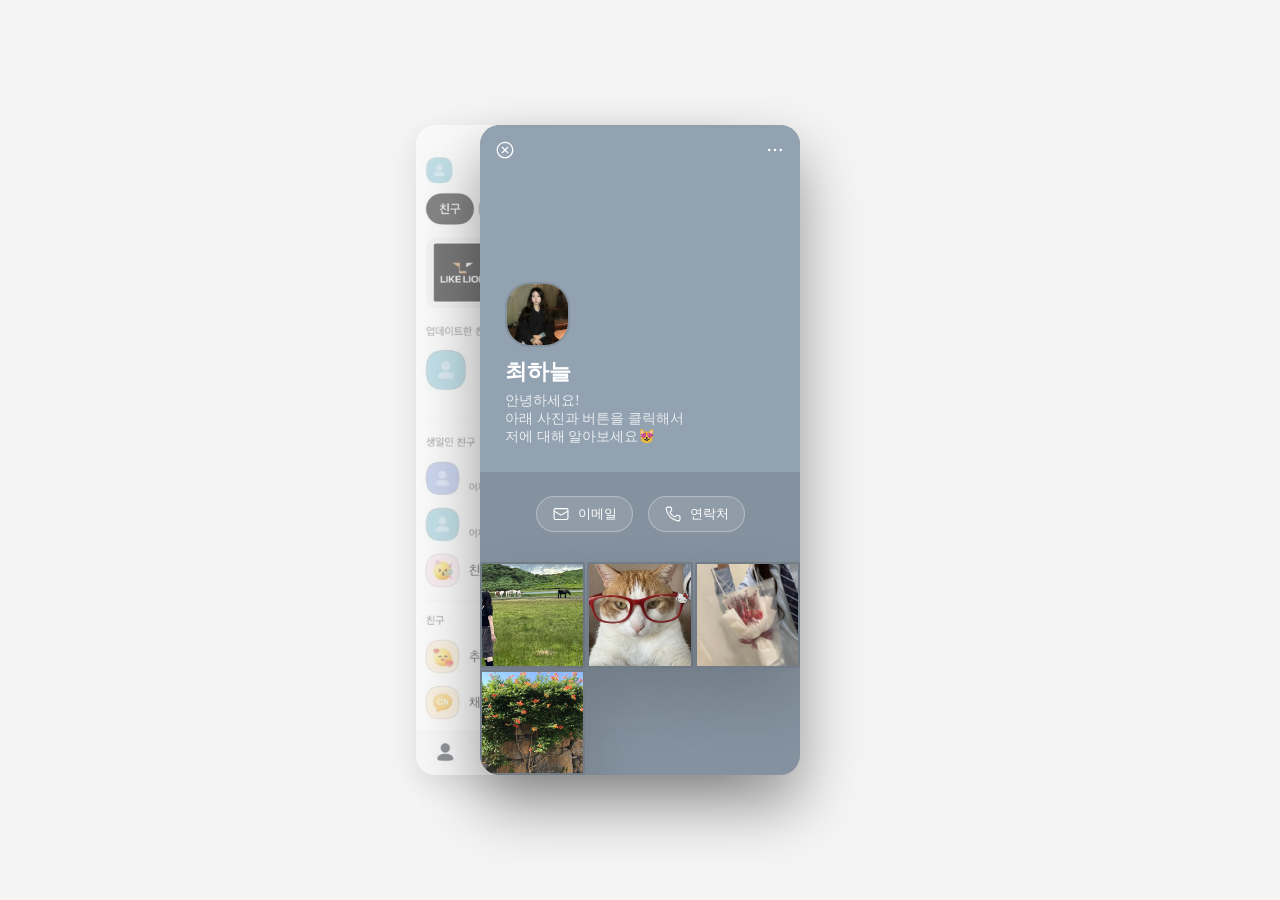
<file: index.html>
<!doctype html>
<html lang="en">
  <head>
    <meta charset="UTF-8" />
    <meta name="viewport" content="width=device-width, initial-scale=1.0" />
    <title>최하늘</title>
    <link rel="stylesheet" href="style.css" />
  </head>
  <body>
    <div class="background-window">
      <img src="friend__list.jpg" />
    </div>
    <div class="card">
      <div class="top-bar">
        <img src="close-circle.svg" class="top-icon" alt="닫기" />
        <img src="more-horizontal.svg" class="top-icon" alt="메뉴" />
      </div>

      <div class="profile-bg"></div>

      <div class="profile-section">
        <img src="haneul.jpg" class="profile-img" alt="프로필 사진" />
        <div class="profile-text">
          <h2 class="profile-name">최하늘</h2>
          <p class="profile-intro">
            안녕하세요!<br />아래 사진과 버튼을 클릭해서<br />저에 대해
            알아보세요😻
          </p>
        </div>
      </div>

      <input type="checkbox" id="email-toggle" class="notice-check" />
      <label for="email-toggle" class="kakao-notice email-box">
        <img src="kakao_icon.png" class="notice-icon" alt="카톡" />
        <div class="notice-text">
          <p class="notice-sender">카카오톡 (이메일)</p>
          <p class="notice-msg">📧 chn384012@naver.com</p>
        </div>
      </label>

      <input type="checkbox" id="phone-toggle" class="notice-check" />
      <label for="phone-toggle" class="kakao-notice phone-box">
        <img src="kakao_icon.png" class="notice-icon" alt="카톡" />
        <div class="notice-text">
          <p class="notice-sender">카카오톡 (연락처)</p>
          <p class="notice-msg">📞 010-8779-3840</p>
        </div>
      </label>

      <div class="profile-actions">
        <label for="email-toggle" class="action-item">
          <img src="email.svg" alt="이메일" />
          <span>이메일</span>
        </label>

        <label for="phone-toggle" class="action-item">
          <img src="phone.svg" alt="통화" />
          <span>연락처</span>
        </label>
      </div>

      <div class="feed-container">
        <div class="feed-item">
          <input type="checkbox" id="modal-about" class="modal-check" />
          <label for="modal-about">
            <img src="photo1.jpg" alt="About Me" />
            <div class="overlay">About Me</div>
          </label>
          <div class="modal-content">
            <div class="modal-box">
              <h3>About Me 🦁</h3>
              <p>
                저는 AI빅데이터융합경영학과<br />24학번 05년생 최하늘입니다!
                <br />
                인친 블친 모두 환영해요~!
              </p>
              <div class="social-links">
                <a href="https://instagram.com/havveure_" target="_blank"
                  ><img src="instagram.png" class="icon"
                /></a>
                <a href="https://github.com/chn384012" target="_blank"
                  ><img src="github.png" class="icon"
                /></a>
                <a href="https://blog.naver.com/everillow" target="_blank"
                  ><img src="blog.png" class="icon"
                /></a>
              </div>
              <label for="modal-about" class="close-btn">닫기</label>
            </div>
          </div>
        </div>

        <div class="feed-item">
          <input type="checkbox" id="modal-fav" class="modal-check" />
          <label for="modal-fav">
            <img src="photo2.jpg" alt="Favorite" />
            <div class="overlay">Favorite</div>
          </label>
          <div class="modal-content">
            <div class="modal-box">
              <h3>Favorite</h3>
              <p>
                -취미: 밴드 음악 듣기, 공연 보기 <br />좋아하는 것: 귀여운 거
                <br />싫어하는 거: 벌레, 맛없는 음식 <br />
                <br />*tmi: 클릭한 고양이 사진은<br />제가 키우는 고양이고,
                <br />이름은 몽이랍니다!
              </p>
              <label for="modal-fav" class="close-btn">닫기</label>
            </div>
          </div>
        </div>

        <div class="feed-item">
          <input type="checkbox" id="modal-play" class="modal-check" />
          <label for="modal-play">
            <img src="photo4.jpg" alt="Playlist" />
            <div class="overlay">Playlist</div>
          </label>
          <div class="modal-content">
            <div class="modal-box">
              <h3>Playlist🎧</h3>
              <p>봄에 듣기 좋은 노래들 추천합니다🌸</p>

              <a
                href="https://music.apple.com/kr/playlist/b/pl.u-oZyl32WCR4VN2ey"
                target="_blank"
                title="애플뮤직에서 듣기"
              >
                <img
                  src="myplaylist.jpg"
                  class="full-playlist-img"
                  alt="플레이리스트 사진"
                />
              </a>

              <p style="font-size: 12px; color: #888; margin-top: 10px">
                이미지를 클릭하면 애플뮤직으로 이동합니다.<br />더 많은 곡들이
                궁금하시다면 클릭!!
              </p>
              <label for="modal-play" class="close-btn">닫기</label>
            </div>
          </div>
        </div>

        <div class="feed-item">
          <input type="checkbox" id="modal-album" class="modal-check" />
          <label for="modal-album">
            <img src="photo3.jpg" alt="My Album" />
            <div class="overlay">Album</div>
          </label>

          <div class="modal-content">
            <div class="modal-box album-modal">
              <h3>My Photo Album 🖼️</h3>
              <p>필름 카메라로 직접 찍은 사진들입니다📷</p>

              <div class="album-grid">
                <img src="my_pic1.jpg" alt="사진1" />
                <img src="my_pic2.jpg" alt="사진2" />
                <img src="my_pic3.jpg" alt="사진3" />
                <img src="my_pic4.jpg" alt="사진4" />
              </div>

              <label for="modal-album" class="close-btn">닫기</label>
            </div>
          </div>
        </div>
      </div>
    </div>
  </body>
</html>
</file>
<file: style.css>
body {
  background-color: #f4f4f4;
  display: flex;
  justify-content: center;
  padding: 0;
  margin: 0;
  /* 밑은 친구추가 배경 설정 */
  align-items: center;
  min-height: 100vh;
  overflow: hidden; /* 창들이 화면 밖으로 나가도 스크롤 안 생기게 */
  position: relative; /* 자식 요소들의 절대 위치 기준점 */
}

/* 모든 요소의 기본 여백을 미리 다 0으로 만들고 시작 */
* {
  margin: 0;
  padding: 0;
  box-sizing: border-box;
}

.card {
  width: 320px;
  height: 650px;
  background-color: #84919e;
  margin: 0;
  border-radius: 20px;
  overflow: hidden; /* 밖으로 나가는 내용 잘라내기 */
  display: flex;
  flex-direction: column; /* 세로로 나열 */
  position: relative;
  box-shadow: 0 30px 60px rgba(0, 0, 0, 0.4); /* 입체감 */

  /* 겹침 순서 */
  z-index: 2; /* 뒤쪽 창(z-index: 1)보다 높은 숫자를 줘서 앞으로 가져오는 코드 */
}

/* 카드 뒤 친구 목록 창 스타일 */
.background-window {
  width: 320px;
  height: 650px;
  border-radius: 20px;
  background-color: white;
  position: absolute;
  top: 50%;
  left: 50%;
  transform: translate(-70%, -50%) rotate(0deg); /* 기울임 정도 */
  filter: blur(0px) brightness(0.5px); /* 흐림 정도 */
  opacity: 0.5; /* 투명도 */
  z-index: 1; /* 카드보다 뒤로 보냄 */
  overflow: hidden;
  box-shadow: 0 10px 30px rgba(0, 0, 0, 0.2);
}

.background-window img {
  width: 100%;
  height: 100%;
  object-fit: cover;
}

/* 상단 아이콘 바 */
.top-bar {
  position: absolute; /* 카드 내부에서 자유롭게 배치 */
  top: 15px;
  left: 0;
  width: 100%;
  display: flex;
  justify-content: space-between; /* 양 끝으로 배치 */
  padding: 0 15px;
  box-sizing: border-box;
  z-index: 20; /* 배경보다 위에 표시 */
}

.top-icon {
  width: 20px;
  height: 20px;
  filter: brightness(0) invert(1); /* 검정색 아이콘을 흰색으로 바꾸는 코드 */
}

/* 프로필 */
.profile-bg {
  width: 100%;
  height: 500px;
  background-color: #92a2b1;
  background-size: cover;
  background-position: center;
}

.profile-section {
  display: flex;
  flex-direction: column;
  align-items: flex-start;
  margin-top: -190px;
  padding: 0 25px 20px 25px;
}

.profile-img {
  width: 65px;
  height: 65px;
  border-radius: 25px;
  border: 2px solid #84919e;
  object-fit: cover;
}

.profile-text {
  text-align: left; /* 텍스트 왼쪽 정렬 */
  color: white;
  margin-top: 10px;
}

.profile-name {
  font-size: 22px;
  margin: 0;
}

.profile-intro {
  font-size: 14px;
  margin-top: 5px;
  opacity: 0.8;
}

.profile-actions {
  display: flex;
  justify-content: center; /* 버튼 가로로 나열 */
  gap: 15px; /* 이메일 버튼이랑 연락처 버튼  간격 */
  width: 100%;
  margin: 30px 0;
}

/* 이메일, 전번 알림창 스타일 */
.kakao-notice {
  position: absolute;
  top: -80px;
  left: 15px;
  right: 15px;
  height: 65px;
  background-color: white;
  border-radius: 18px;
  display: flex;
  align-items: center;
  padding: 0 15px;
  box-shadow: 0 5px 15px rgba(0, 0, 0, 0.1);
  z-index: 9999;
  transition: all 0.4s cubic-bezier(0.175, 0.885, 0.32, 1.275);
  cursor: pointer;
  overflow: hidden;
}

/* 알림창이 각각의 체크박스에 반응 */
#email-toggle:checked ~ .email-box {
  top: 15px;
}

#phone-toggle:checked ~ .phone-box {
  top: 15px;
}

/* 체크박스 숨기기 */
.notice-check {
  display: none;
}

.notice-icon {
  width: 30px;
  height: 30px;
  min-width: 30px;
  object-fit: contain; /* 이미지 비율 유지 */
  margin-right: 12px;
  border-radius: 8px;
}

/* 알림창 텍스트 중앙 정렬 확인 */
.notice-text {
  display: flex;
  flex-direction: column;
  justify-content: center;
}
/* 알림창 내부 텍스트 스타일 */
.notice-sender {
  font-size: 12px;
  font-weight: bold;
  margin: 0;
  color: #333;
}

.notice-msg {
  font-size: 12px;
  margin: 2px 0 0 0;
  color: #666;
}

.action-item {
  display: flex;
  flex-direction: row; /* 가로 정렬 */
  align-items: center; /* 아이콘과 글자 높이 맞춤 */
  justify-content: center;

  background-color: rgba(255, 255, 255, 0.1);
  padding: 8px 15px; /* 버튼 안쪽 여백 */
  border-radius: 20px;
  border: 0.5px solid rgba(255, 255, 255, 0.3); /* 연한 테두리 */

  color: white;
  cursor: pointer;
  transition: 0.2s;
}

.action-item:hover {
  background-color: rgba(255, 255, 255, 0.2); /* 마우스 올리면 더 밝게 */
}

.action-item img {
  width: 18px;
  height: 18px;
  margin-right: 8px; /* 아이콘과 글자 사이 오른쪽 간격 */
  filter: brightness(0) invert(1);
}

.action-item span {
  font-size: 13px;
  font-weight: 500;
}

/* 피드 */
.feed-container {
  display: flex;
  flex-wrap: wrap; /* 자리가 부족하면 아랫줄로 */
  gap: 2px; /* 사진 사이 간격 */
  width: 100%;
  background-color: transparent; /* 카드 배경색이 보이게 함 */
  padding: 0;
}

/* 각 사진 아이템 크기 (3개씩 한 줄) */
.feed-item {
  width: calc((100% - 4px) / 3); /* (전체 너비 - 간격) / 3등분 */
  aspect-ratio: 1 / 1;
  position: relative;
  overflow: hidden;
  cursor: pointer;
  border-radius: 2px;
  border: 2px solid #737d88;
  box-shadow: 0 30px 60px rgba(0, 0, 0, 0.15);
}

/* 피드 오버레이 설정 */
.overlay {
  position: absolute;
  top: 0;
  left: 0;
  width: 100%;
  height: 100%;
  background: rgba(0, 0, 0, 0.5);
  color: white;
  display: flex;
  justify-content: center;
  align-items: center;
  opacity: 0; /* 평소엔 숨김 */
  transition: opacity 0.3s;
  pointer-events: none; /* 오버레이가 클릭을 방해하지 않게 함 */
}

/* 마우스가 사진 위에 있을 때만 오버레이를 보여줌 */
.feed-item:hover .overlay {
  opacity: 1;
}

/* 피드 이미지 크기 고정 */
.feed-item img {
  width: 100%;
  height: 100%;
  object-fit: cover;
}

/* 피드 클릭 시 팝업 창 */
.modal-check {
  display: none;
}
.modal-content {
  display: none;
  position: fixed;
  top: 0;
  left: 0;
  width: 100%;
  height: 100%;
  background: rgba(0, 0, 0, 0.8);
  z-index: 1000;
  justify-content: center;
  align-items: center;
}
.modal-check:checked ~ .modal-content {
  display: flex;
}

.modal-box {
  background: white;
  padding: 30px;
  border-radius: 20px;
  width: 300px;
  text-align: center;
  color: #333;
  box-sizing: border-box; /* 패딩이 박스 크기에 영향을 주지 않게 함 */
}
.modal-box p {
  font-size: 14px;
  line-height: 1.5;
  word-break: keep-all;
  margin: 10px 0;
}

/* 아이콘 스타일(인스타, 깃허브, 블로그) */
.social-links {
  display: flex;
  justify-content: center;
  gap: 15px;
  margin: 20px 0;
}
.icon {
  width: 35px !important;
  height: 35px !important;
  object-fit: contain; /* 비율 유지 */
  padding: 2px;
  box-sizing: border-box;
  transition: 0.2s;
}
.icon:hover {
  transform: scale(1.1);
}
.close-btn {
  cursor: pointer;
  color: #999;
  font-size: 14px;
  text-decoration: underline;
}

/* 팝업창 내부 플레이리스트 이미지 */
.full-playlist-img {
  width: 100%; /* 팝업 박스 너비에 꽉 채우기 */
  height: auto; /* 세로 길이는 사진 비율에 맞춰서 자동으로 */
  border-radius: 12px;
  margin: 15px 0; /* 제목과 닫기 버튼 사이 여백 */
  box-shadow: 0 4px 15px rgba(0, 0, 0, 0.1);
  display: block;
  transition:
    transform 0.3s ease,
    opacity 0.3s ease;
  cursor: pointer;
}

.full-playlist-img:hover {
  transform: scale(1.02);
  opacity: 0.9; /* 투명해짐 */
}

/* 팝업 박스 자체도 사진이 길면 같이 길어지도록 설정 */
.modal-box {
  max-height: 80vh;
}

/* 앨범 팝업창 */
.album-modal {
  width: 300px;
}

.album-grid {
  display: grid;
  grid-template-columns: repeat(2, 1fr); /* 2열로 나열 */
  gap: 10px;
  margin-top: 20px;
}

.album-grid img {
  width: 100%;
  aspect-ratio: 1 / 1;
  object-fit: cover;
  border-radius: 5px;
}
</file>
